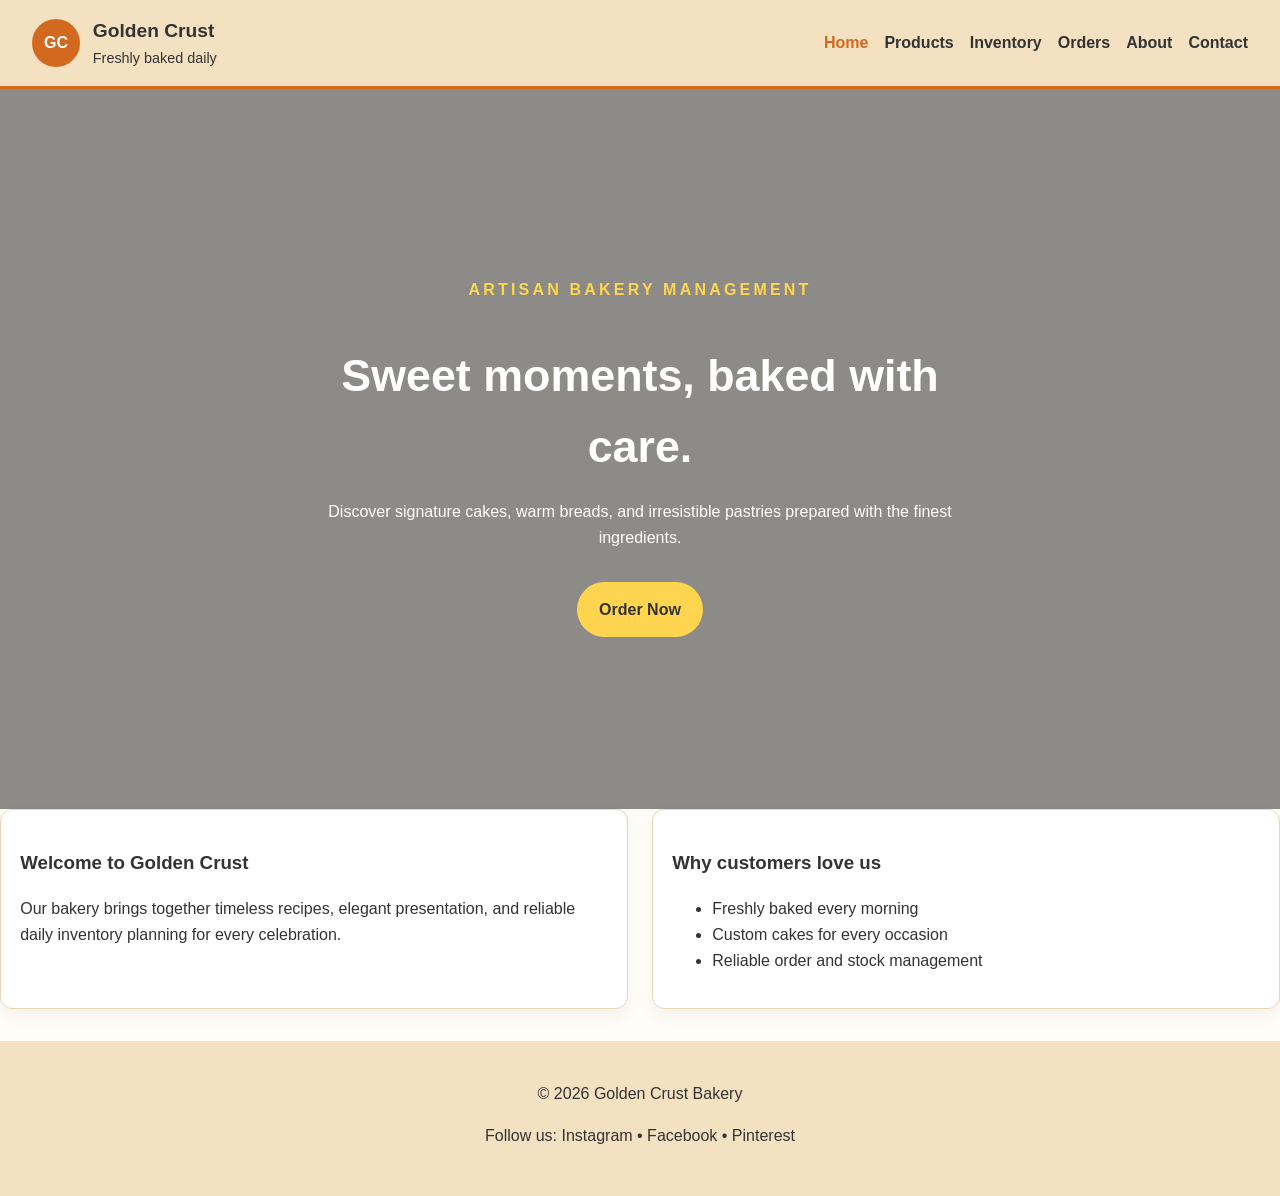
<file: project_1/index.html>
<!DOCTYPE html>
<html lang="en">
  <head>
    <meta charset="UTF-8" />
    <meta name="viewport" content="width=device-width, initial-scale=1.0" />
    <title>Golden Crust Bakery</title>
    <link rel="stylesheet" href="css/style.css" />
  </head>
  <body>
    <header class="site-header">
      <div class="brand">
        <div class="brand-mark">GC</div>
        <div>
          <h1>Golden Crust</h1>
          <p>Freshly baked daily</p>
        </div>
      </div>
      <nav class="main-nav">
        <a href="index.html" class="active">Home</a>
        <a href="products.html">Products</a>
        <a href="inventory.html">Inventory</a>
        <a href="orders.html">Orders</a>
        <a href="about.html">About</a>
        <a href="contact.html">Contact</a>
      </nav>
    </header>

    <main>
      <section class="hero">
        <div class="hero-content">
          <p class="eyebrow">Artisan bakery management</p>
          <h2>Sweet moments, baked with care.</h2>
          <p>
            Discover signature cakes, warm breads, and irresistible pastries prepared with the finest ingredients.
          </p>
          <a href="products.html" class="btn">Order Now</a>
        </div>
      </section>

      <section class="intro-grid">
        <article class="card highlight">
          <h3>Welcome to Golden Crust</h3>
          <p>
            Our bakery brings together timeless recipes, elegant presentation, and reliable daily inventory planning for every celebration.
          </p>
        </article>
        <article class="card">
          <h3>Why customers love us</h3>
          <ul>
            <li>Freshly baked every morning</li>
            <li>Custom cakes for every occasion</li>
            <li>Reliable order and stock management</li>
          </ul>
        </article>
      </section>
    </main>

    <footer class="site-footer">
      <p>© 2026 Golden Crust Bakery</p>
      <p>Follow us: Instagram • Facebook • Pinterest</p>
    </footer>
  </body>
</html>
</file>
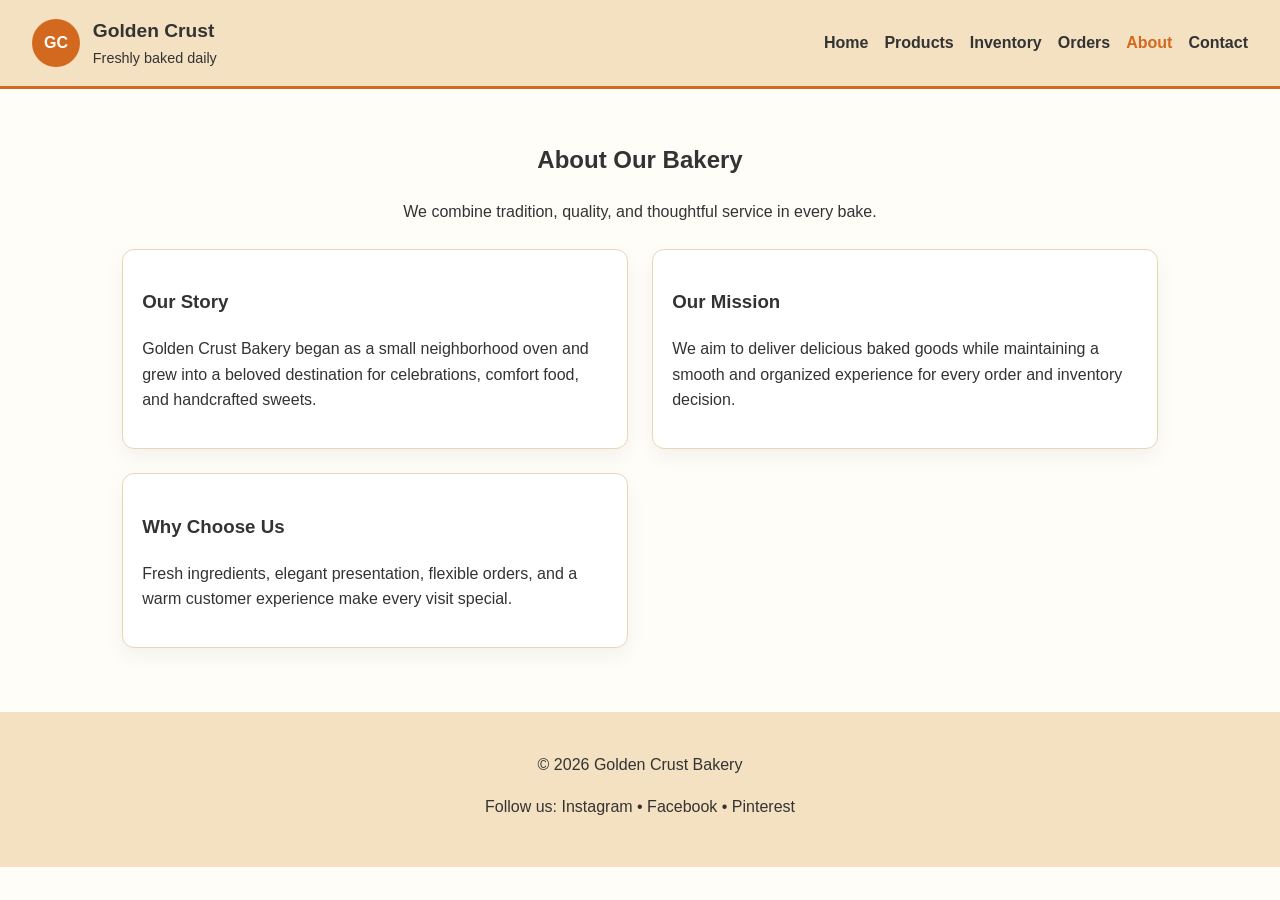
<file: project_1/about.html>
<!DOCTYPE html>
<html lang="en">
  <head>
    <meta charset="UTF-8" />
    <meta name="viewport" content="width=device-width, initial-scale=1.0" />
    <title>About | Golden Crust Bakery</title>
    <link rel="stylesheet" href="css/style.css" />
  </head>
  <body>
    <header class="site-header">
      <div class="brand">
        <div class="brand-mark">GC</div>
        <div>
          <h1>Golden Crust</h1>
          <p>Freshly baked daily</p>
        </div>
      </div>
      <nav class="main-nav">
        <a href="index.html">Home</a>
        <a href="products.html">Products</a>
        <a href="inventory.html">Inventory</a>
        <a href="orders.html">Orders</a>
        <a href="about.html" class="active">About</a>
        <a href="contact.html">Contact</a>
      </nav>
    </header>

    <main class="page-content">
      <section class="page-header">
        <h2>About Our Bakery</h2>
        <p>We combine tradition, quality, and thoughtful service in every bake.</p>
      </section>

      <section class="about-grid">
        <article class="card">
          <h3>Our Story</h3>
          <p>
            Golden Crust Bakery began as a small neighborhood oven and grew into a beloved destination for celebrations, comfort food, and handcrafted sweets.
          </p>
        </article>
        <article class="card">
          <h3>Our Mission</h3>
          <p>
            We aim to deliver delicious baked goods while maintaining a smooth and organized experience for every order and inventory decision.
          </p>
        </article>
        <article class="card">
          <h3>Why Choose Us</h3>
          <p>
            Fresh ingredients, elegant presentation, flexible orders, and a warm customer experience make every visit special.
          </p>
        </article>
      </section>
    </main>

    <footer class="site-footer">
      <p>© 2026 Golden Crust Bakery</p>
      <p>Follow us: Instagram • Facebook • Pinterest</p>
    </footer>
  </body>
</html>
</file>
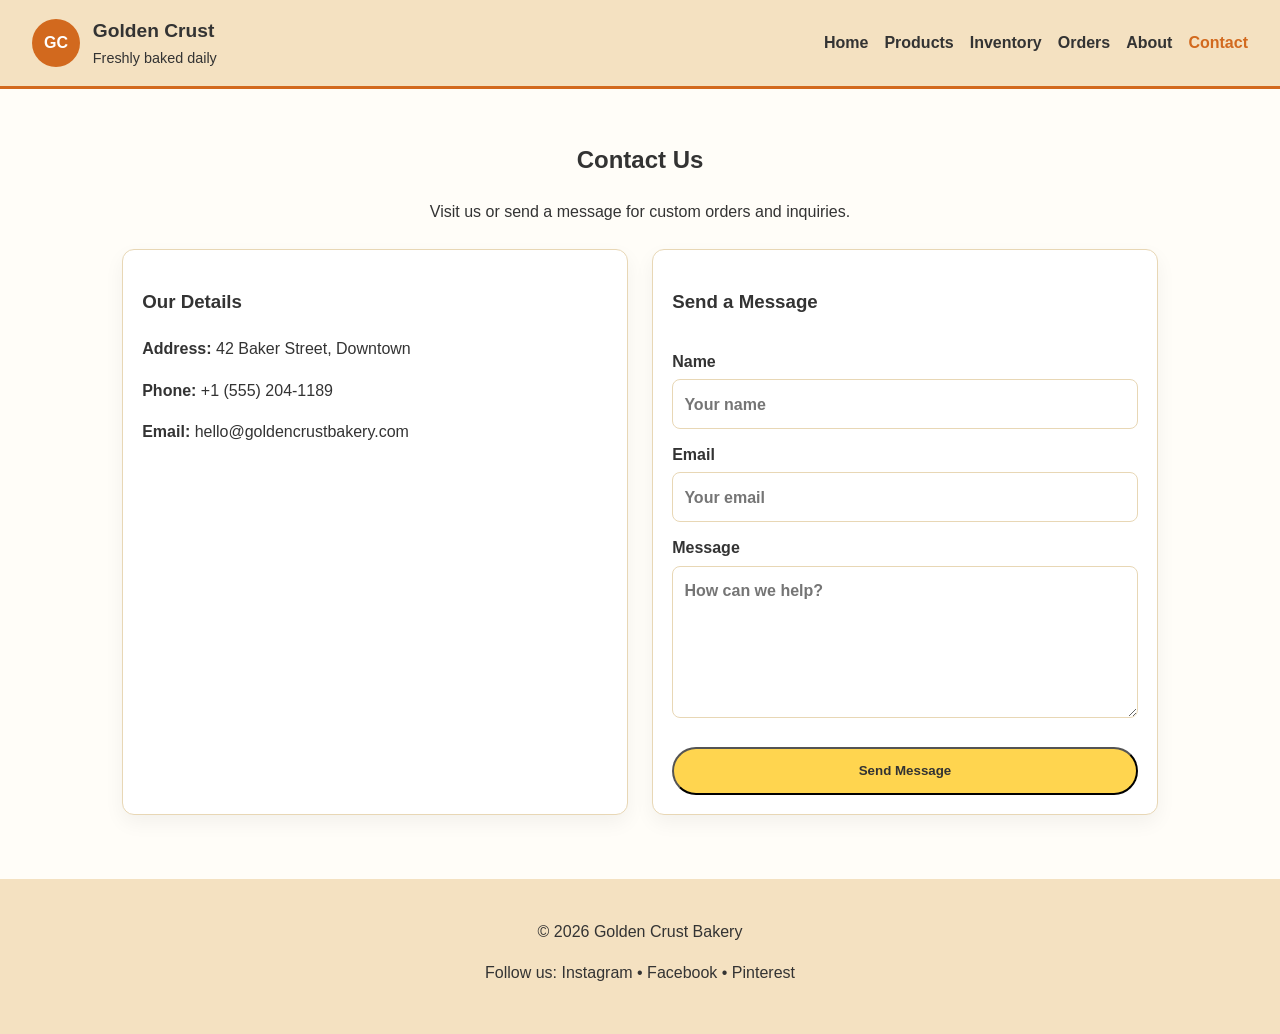
<file: project_1/contact.html>
<!DOCTYPE html>
<html lang="en">
  <head>
    <meta charset="UTF-8" />
    <meta name="viewport" content="width=device-width, initial-scale=1.0" />
    <title>Contact | Golden Crust Bakery</title>
    <link rel="stylesheet" href="css/style.css" />
  </head>
  <body>
    <header class="site-header">
      <div class="brand">
        <div class="brand-mark">GC</div>
        <div>
          <h1>Golden Crust</h1>
          <p>Freshly baked daily</p>
        </div>
      </div>
      <nav class="main-nav">
        <a href="index.html">Home</a>
        <a href="products.html">Products</a>
        <a href="inventory.html">Inventory</a>
        <a href="orders.html">Orders</a>
        <a href="about.html">About</a>
        <a href="contact.html" class="active">Contact</a>
      </nav>
    </header>

    <main class="page-content contact-page">
      <section class="page-header">
        <h2>Contact Us</h2>
        <p>Visit us or send a message for custom orders and inquiries.</p>
      </section>

      <section class="contact-grid">
        <div class="card">
          <h3>Our Details</h3>
          <p><strong>Address:</strong> 42 Baker Street, Downtown</p>
          <p><strong>Phone:</strong> +1 (555) 204-1189</p>
          <p><strong>Email:</strong> hello@goldencrustbakery.com</p>
        </div>
        <form class="card contact-form">
          <h3>Send a Message</h3>
          <label>
            Name
            <input type="text" placeholder="Your name" />
          </label>
          <label>
            Email
            <input type="email" placeholder="Your email" />
          </label>
          <label>
            Message
            <textarea rows="5" placeholder="How can we help?"></textarea>
          </label>
          <button type="submit" class="btn">Send Message</button>
        </form>
      </section>
    </main>

    <footer class="site-footer">
      <p>© 2026 Golden Crust Bakery</p>
      <p>Follow us: Instagram • Facebook • Pinterest</p>
    </footer>
  </body>
</html>
</file>
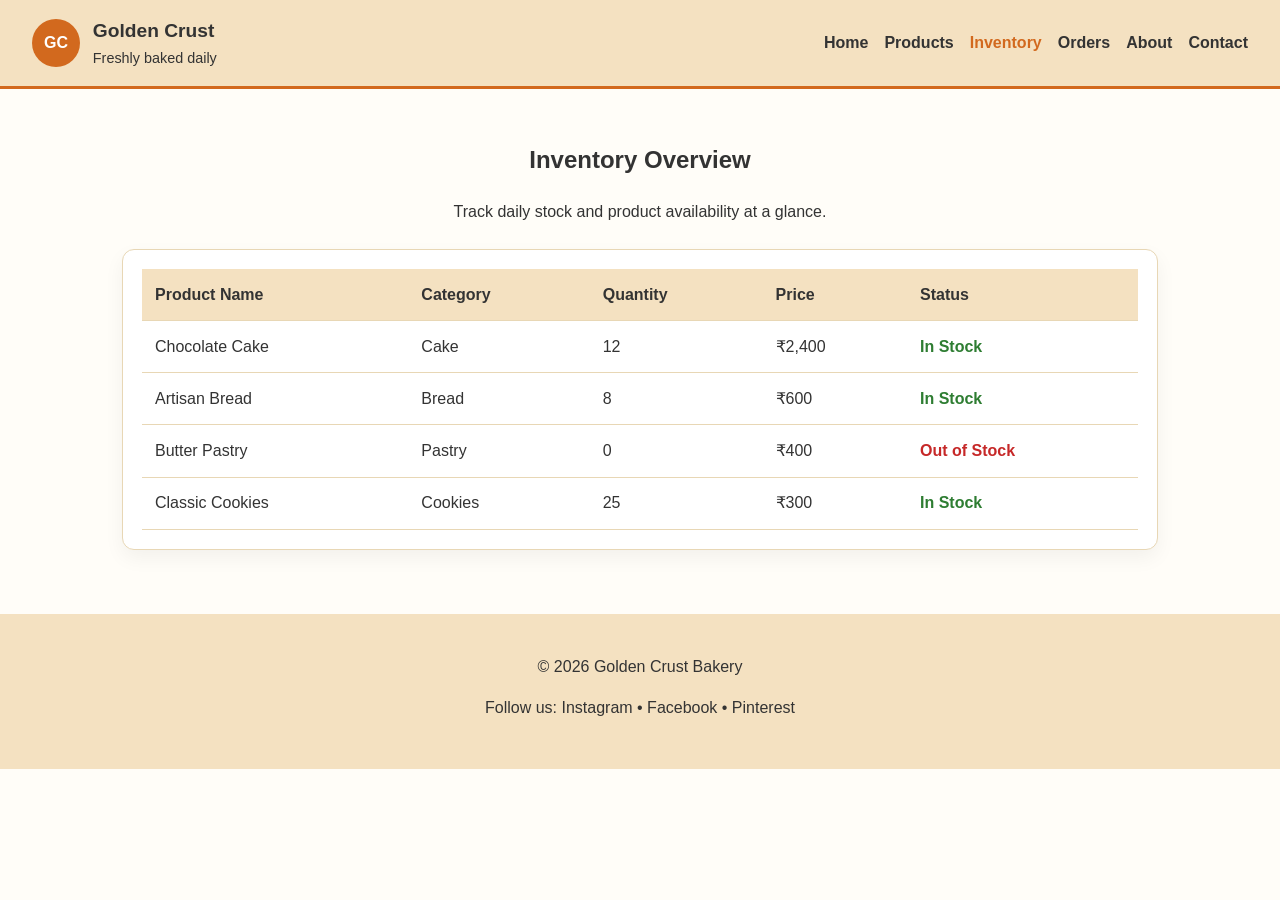
<file: project_1/inventory.html>
<!DOCTYPE html>
<html lang="en">
  <head>
    <meta charset="UTF-8" />
    <meta name="viewport" content="width=device-width, initial-scale=1.0" />
    <title>Inventory | Golden Crust Bakery</title>
    <link rel="stylesheet" href="css/style.css" />
  </head>
  <body>
    <header class="site-header">
      <div class="brand">
        <div class="brand-mark">GC</div>
        <div>
          <h1>Golden Crust</h1>
          <p>Freshly baked daily</p>
        </div>
      </div>
      <nav class="main-nav">
        <a href="index.html">Home</a>
        <a href="products.html">Products</a>
        <a href="inventory.html" class="active">Inventory</a>
        <a href="orders.html">Orders</a>
        <a href="about.html">About</a>
        <a href="contact.html">Contact</a>
      </nav>
    </header>

    <main class="page-content">
      <section class="page-header">
        <h2>Inventory Overview</h2>
        <p>Track daily stock and product availability at a glance.</p>
      </section>

      <section class="table-wrapper">
        <table>
          <thead>
            <tr>
              <th>Product Name</th>
              <th>Category</th>
              <th>Quantity</th>
              <th>Price</th>
              <th>Status</th>
            </tr>
          </thead>
          <tbody>
            <tr>
              <td>Chocolate Cake</td>
              <td>Cake</td>
              <td>12</td>
              <td>₹2,400</td>
              <td class="in-stock">In Stock</td>
            </tr>
            <tr>
              <td>Artisan Bread</td>
              <td>Bread</td>
              <td>8</td>
              <td>₹600</td>
              <td class="in-stock">In Stock</td>
            </tr>
            <tr>
              <td>Butter Pastry</td>
              <td>Pastry</td>
              <td>0</td>
              <td>₹400</td>
              <td class="out-stock">Out of Stock</td>
            </tr>
            <tr>
              <td>Classic Cookies</td>
              <td>Cookies</td>
              <td>25</td>
              <td>₹300</td>
              <td class="in-stock">In Stock</td>
            </tr>
          </tbody>
        </table>
      </section>
    </main>

    <footer class="site-footer">
      <p>© 2026 Golden Crust Bakery</p>
      <p>Follow us: Instagram • Facebook • Pinterest</p>
    </footer>
  </body>
</html>
</file>
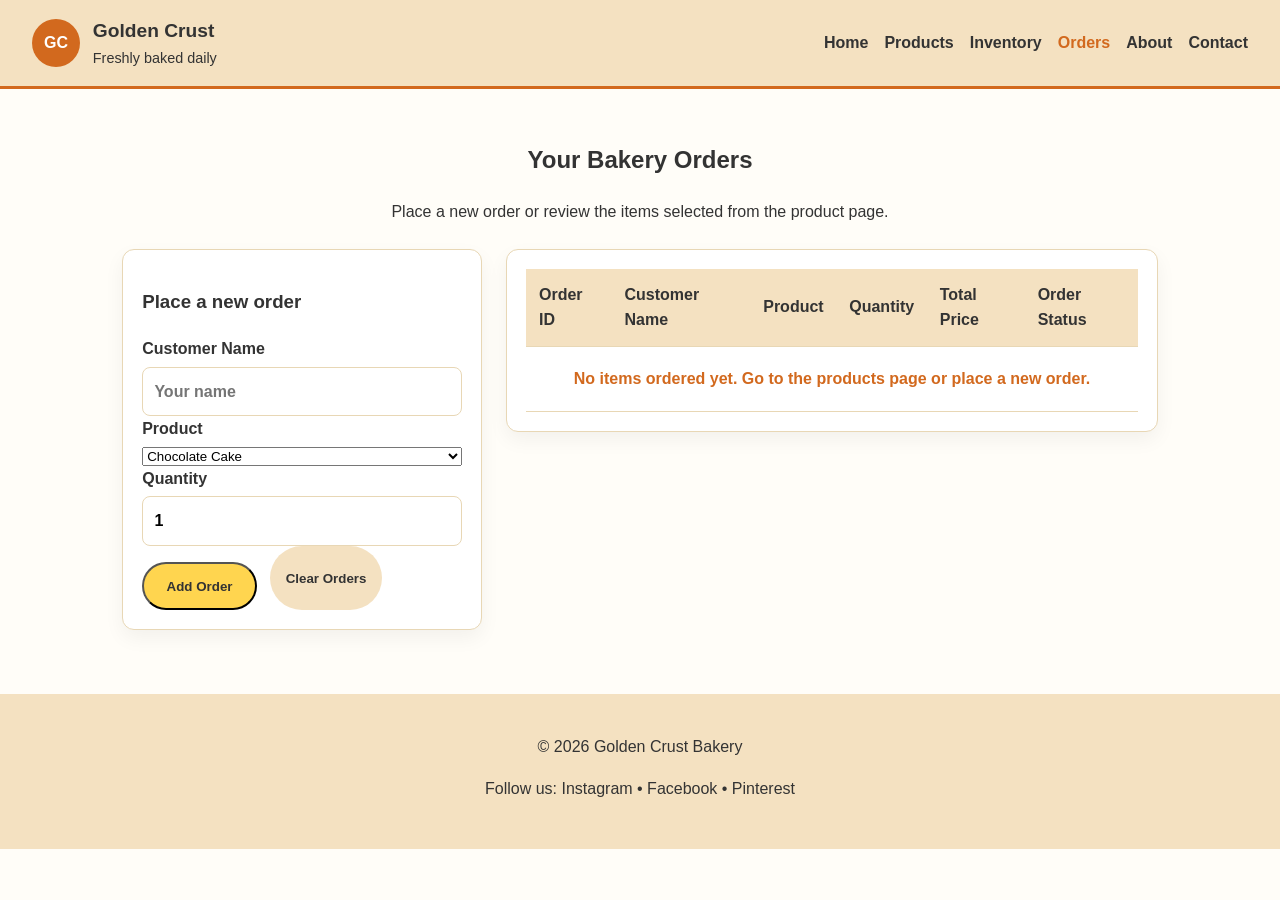
<file: project_1/orders.html>
<!DOCTYPE html>
<html lang="en">
  <head>
    <meta charset="UTF-8" />
    <meta name="viewport" content="width=device-width, initial-scale=1.0" />
    <title>Orders | Golden Crust Bakery</title>
    <link rel="stylesheet" href="css/style.css" />
  </head>
  <body>
    <header class="site-header">
      <div class="brand">
        <div class="brand-mark">GC</div>
        <div>
          <h1>Golden Crust</h1>
          <p>Freshly baked daily</p>
        </div>
      </div>
      <nav class="main-nav">
        <a href="index.html">Home</a>
        <a href="products.html">Products</a>
        <a href="inventory.html">Inventory</a>
        <a href="orders.html" class="active">Orders</a>
        <a href="about.html">About</a>
        <a href="contact.html">Contact</a>
      </nav>
    </header>

    <main class="page-content">
      <section class="page-header">
        <h2>Your Bakery Orders</h2>
        <p>Place a new order or review the items selected from the product page.</p>
      </section>

      <section class="order-panel">
        <form id="order-form" class="card">
          <h3>Place a new order</h3>
          <label>
            Customer Name
            <input id="customer-name" type="text" placeholder="Your name" required />
          </label>
          <label>
            Product
            <select id="order-product">
              <option value="Chocolate Cake">Chocolate Cake</option>
              <option value="Artisan Bread">Artisan Bread</option>
              <option value="Butter Pastry">Butter Pastry</option>
              <option value="Classic Cookies">Classic Cookies</option>
              <option value="Glazed Donuts">Glazed Donuts</option>
              <option value="Blueberry Muffins">Blueberry Muffins</option>
            </select>
          </label>
          <label>
            Quantity
            <input id="order-quantity" type="number" min="1" value="1" />
          </label>
          <div class="button-row">
            <button id="add-order-btn" type="submit" class="btn">Add Order</button>
            <button id="clear-orders-btn" type="button" class="secondary-btn">Clear Orders</button>
          </div>
        </form>

        <section class="table-wrapper">
          <table>
            <thead>
              <tr>
                <th>Order ID</th>
                <th>Customer Name</th>
                <th>Product</th>
                <th>Quantity</th>
                <th>Total Price</th>
                <th>Order Status</th>
              </tr>
            </thead>
            <tbody id="orders-body">
              <tr>
                <td colspan="6" class="empty-state">No items ordered yet.</td>
              </tr>
            </tbody>
          </table>
        </section>
      </section>
    </main>

    <script>
      document.addEventListener('DOMContentLoaded', () => {
        const form = document.getElementById('order-form');
        const customerInput = document.getElementById('customer-name');
        const productInput = document.getElementById('order-product');
        const quantityInput = document.getElementById('order-quantity');
        const ordersBody = document.getElementById('orders-body');
        const clearButton = document.getElementById('clear-orders-btn');
        const productPrices = {
          'Chocolate Cake': 2400,
          'Artisan Bread': 600,
          'Butter Pastry': 400,
          'Classic Cookies': 300,
          'Glazed Donuts': 250,
          'Blueberry Muffins': 350
        };

        function renderOrders() {
          const orders = JSON.parse(localStorage.getItem('bakeryOrders') || '[]');

          if (!orders.length) {
            ordersBody.innerHTML = '<tr><td colspan="6" class="empty-state">No items ordered yet. Go to the products page or place a new order.</td></tr>';
            return;
          }

          ordersBody.innerHTML = orders
            .map((order, index) => {
              const orderId = `#ORD-${index + 1}`;
              const totalPrice = `₹${order.total.toLocaleString('en-IN')}`;
              return `
                <tr>
                  <td>${orderId}</td>
                  <td>${order.customer || 'You'}</td>
                  <td>${order.name}</td>
                  <td>${order.quantity}</td>
                  <td>${totalPrice}</td>
                  <td class="in-stock">Confirmed</td>
                </tr>`;
            })
            .join('');
        }

        form.addEventListener('submit', (event) => {
          event.preventDefault();
          const customerName = customerInput.value.trim() || 'Guest';
          const product = productInput.value;
          const quantity = Number(quantityInput.value) || 1;
          const price = productPrices[product] || 0;
          const storedOrders = JSON.parse(localStorage.getItem('bakeryOrders') || '[]');
          const existingItem = storedOrders.find((item) => item.name === product);

          if (existingItem) {
            existingItem.quantity += quantity;
            existingItem.total = existingItem.quantity * existingItem.price;
            existingItem.customer = customerName;
          } else {
            storedOrders.push({ name: product, price, quantity, total: price * quantity, customer: customerName });
          }

          localStorage.setItem('bakeryOrders', JSON.stringify(storedOrders));
          customerInput.value = '';
          quantityInput.value = 1;
          renderOrders();
        });

        clearButton.addEventListener('click', () => {
          localStorage.removeItem('bakeryOrders');
          renderOrders();
        });

        renderOrders();
      });
    </script>

    <footer class="site-footer">
      <p>© 2026 Golden Crust Bakery</p>
      <p>Follow us: Instagram • Facebook • Pinterest</p>
    </footer>
  </body>
</html>
</file>
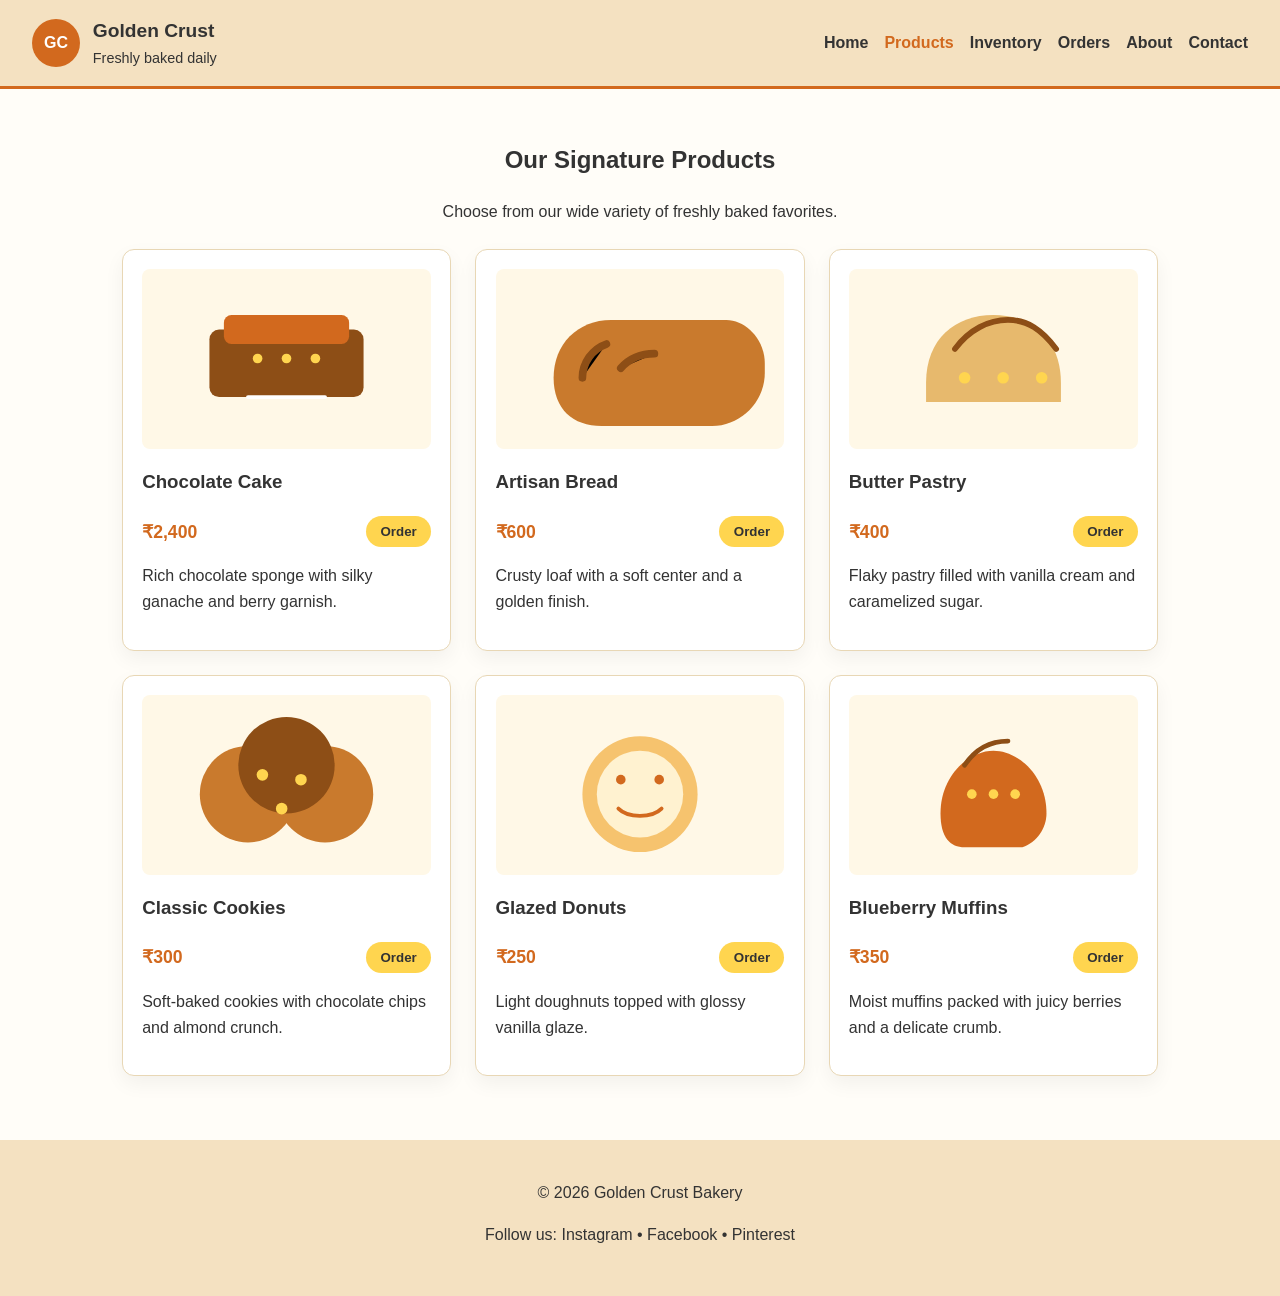
<file: project_1/products.html>
<!DOCTYPE html>
<html lang="en">
  <head>
    <meta charset="UTF-8" />
    <meta name="viewport" content="width=device-width, initial-scale=1.0" />
    <title>Products | Golden Crust Bakery</title>
    <link rel="stylesheet" href="css/style.css" />
  </head>
  <body>
    <header class="site-header">
      <div class="brand">
        <div class="brand-mark">GC</div>
        <div>
          <h1>Golden Crust</h1>
          <p>Freshly baked daily</p>
        </div>
      </div>
      <nav class="main-nav">
        <a href="index.html">Home</a>
        <a href="products.html" class="active">Products</a>
        <a href="inventory.html">Inventory</a>
        <a href="orders.html">Orders</a>
        <a href="about.html">About</a>
        <a href="contact.html">Contact</a>
      </nav>
    </header>

    <main class="page-content">
      <section class="page-header">
        <h2>Our Signature Products</h2>
        <p>Choose from our wide variety of freshly baked favorites.</p>
      </section>

      <section class="product-grid">
        <article class="product-card">
          <img src="images/cake.svg" alt="Layered cake" />
          <h3>Chocolate Cake</h3>
          <div class="price-row">
            <p class="price">₹2,400</p>
            <button type="button" class="order-btn" data-product="Chocolate Cake" data-price="2400">Order</button>
          </div>
          <p>Rich chocolate sponge with silky ganache and berry garnish.</p>
        </article>
        <article class="product-card">
          <img src="images/bread.svg" alt="Fresh bread" />
          <h3>Artisan Bread</h3>
          <div class="price-row">
            <p class="price">₹600</p>
            <button type="button" class="order-btn" data-product="Artisan Bread" data-price="600">Order</button>
          </div>
          <p>Crusty loaf with a soft center and a golden finish.</p>
        </article>
        <article class="product-card">
          <img src="images/pastry.svg" alt="Pastries" />
          <h3>Butter Pastry</h3>
          <div class="price-row">
            <p class="price">₹400</p>
            <button type="button" class="order-btn" data-product="Butter Pastry" data-price="400">Order</button>
          </div>
          <p>Flaky pastry filled with vanilla cream and caramelized sugar.</p>
        </article>
        <article class="product-card">
          <img src="images/cookies.svg" alt="Cookies" />
          <h3>Classic Cookies</h3>
          <div class="price-row">
            <p class="price">₹300</p>
            <button type="button" class="order-btn" data-product="Classic Cookies" data-price="300">Order</button>
          </div>
          <p>Soft-baked cookies with chocolate chips and almond crunch.</p>
        </article>
        <article class="product-card">
          <img src="images/donut.svg" alt="Donuts" />
          <h3>Glazed Donuts</h3>
          <div class="price-row">
            <p class="price">₹250</p>
            <button type="button" class="order-btn" data-product="Glazed Donuts" data-price="250">Order</button>
          </div>
          <p>Light doughnuts topped with glossy vanilla glaze.</p>
        </article>
        <article class="product-card">
          <img src="images/muffin.svg" alt="Muffins" />
          <h3>Blueberry Muffins</h3>
          <div class="price-row">
            <p class="price">₹350</p>
            <button type="button" class="order-btn" data-product="Blueberry Muffins" data-price="350">Order</button>
          </div>
          <p>Moist muffins packed with juicy berries and a delicate crumb.</p>
        </article>
      </section>

      <script>
        document.addEventListener('DOMContentLoaded', () => {
          document.querySelectorAll('.order-btn').forEach((button) => {
            button.addEventListener('click', () => {
              const product = button.dataset.product;
              const price = Number(button.dataset.price);
              const storedOrders = JSON.parse(localStorage.getItem('bakeryOrders') || '[]');
              const existingItem = storedOrders.find((item) => item.name === product);

              if (existingItem) {
                existingItem.quantity += 1;
                existingItem.total = existingItem.quantity * existingItem.price;
              } else {
                storedOrders.push({ name: product, price, quantity: 1, total: price, customer: 'You' });
              }

              localStorage.setItem('bakeryOrders', JSON.stringify(storedOrders));
              window.location.href = 'orders.html';
            });
          });
        });
      </script>
    </main>

    <footer class="site-footer">
      <p>© 2026 Golden Crust Bakery</p>
      <p>Follow us: Instagram • Facebook • Pinterest</p>
    </footer>
  </body>
</html>
</file>
<file: project_1/css/style.css>
:root {
  --primary: #D2691E;
  --secondary: #F4E1C1;
  --accent: #FFD54F;
  --text: #333333;
  --light: #fffdf8;
  --border: #e8d7b5;
}

* {
  box-sizing: border-box;
}

body {
  margin: 0;
  font-family: Arial, Helvetica, sans-serif;
  color: var(--text);
  background: var(--light);
  line-height: 1.6;
}

img {
  width: 100%;
  display: block;
}

.site-header {
  display: flex;
  justify-content: space-between;
  align-items: center;
  padding: 1rem 2rem;
  background: var(--secondary);
  border-bottom: 3px solid var(--primary);
}

.brand {
  display: flex;
  align-items: center;
  gap: 0.8rem;
}

.brand-mark {
  width: 48px;
  height: 48px;
  border-radius: 50%;
  background: var(--primary);
  color: white;
  display: grid;
  place-items: center;
  font-weight: bold;
}

.brand h1 {
  margin: 0;
  font-size: 1.2rem;
}

.brand p {
  margin: 0;
  font-size: 0.9rem;
}

.main-nav {
  display: flex;
  gap: 1rem;
  flex-wrap: wrap;
}

.main-nav a {
  text-decoration: none;
  color: var(--text);
  font-weight: 600;
}

.main-nav a.active,
.main-nav a:hover {
  color: var(--primary);
}

.hero {
  min-height: 80vh;
  background: linear-gradient(rgba(0, 0, 0, 0.45), rgba(0, 0, 0, 0.45)), url('https://images.unsplash.com/photo-1509440159596-0249088772ff?auto=format&fit=crop&w=1600&q=80');
  background-size: cover;
  background-position: center;
  display: flex;
  align-items: center;
  justify-content: center;
  padding: 2rem;
}

.hero-content {
  max-width: 700px;
  text-align: center;
  color: white;
}

.eyebrow {
  text-transform: uppercase;
  letter-spacing: 0.2em;
  color: var(--accent);
  font-weight: bold;
}

.hero h2 {
  font-size: 2.8rem;
  margin-bottom: 0.8rem;
}

.btn {
  display: inline-block;
  margin-top: 1rem;
  padding: 0.9rem 1.4rem;
  background: var(--accent);
  color: var(--text);
  text-decoration: none;
  border-radius: 999px;
  font-weight: 700;
}

.page-content {
  padding: 2rem;
  max-width: 1100px;
  margin: 0 auto;
}

.page-header {
  margin-bottom: 1.5rem;
  text-align: center;
}

.intro-grid,
.about-grid,
.contact-grid {
  display: grid;
  grid-template-columns: repeat(2, minmax(0, 1fr));
  gap: 1.5rem;
}

.card,
.product-card,
.table-wrapper,
.contact-form {
  background: white;
  border: 1px solid var(--border);
  border-radius: 12px;
  padding: 1.2rem;
  box-shadow: 0 8px 20px rgba(0, 0, 0, 0.05);
}

.product-grid {
  display: grid;
  grid-template-columns: repeat(3, minmax(0, 1fr));
  gap: 1.5rem;
}

.product-card img {
  height: 180px;
  object-fit: cover;
  border-radius: 8px;
  margin-bottom: 0.8rem;
}

.price-row {
  display: flex;
  justify-content: space-between;
  align-items: center;
  gap: 0.8rem;
  margin-bottom: 0.7rem;
}

.price {
  color: var(--primary);
  font-weight: bold;
  font-size: 1.1rem;
  margin: 0;
}

.order-btn {
  border: none;
  background: var(--accent);
  color: var(--text);
  border-radius: 999px;
  padding: 0.5rem 0.9rem;
  font-weight: 700;
  cursor: pointer;
}

.order-btn:hover {
  transform: translateY(-1px);
}

.empty-state {
  text-align: center;
  padding: 1.2rem;
  color: var(--primary);
  font-weight: 600;
}

.order-panel {
  display: grid;
  grid-template-columns: minmax(280px, 360px) 1fr;
  gap: 1.5rem;
  align-items: start;
}

.button-row {
  display: flex;
  gap: 0.8rem;
  flex-wrap: wrap;
}

.secondary-btn {
  border: none;
  background: var(--secondary);
  color: var(--text);
  border-radius: 999px;
  padding: 0.7rem 1rem;
  font-weight: 700;
  cursor: pointer;
}

table {
  width: 100%;
  border-collapse: collapse;
}

th,
td {
  text-align: left;
  padding: 0.8rem;
  border-bottom: 1px solid var(--border);
}

th {
  background: var(--secondary);
}

.in-stock {
  color: #2e7d32;
  font-weight: bold;
}

.out-stock {
  color: #c62828;
  font-weight: bold;
}

.contact-form {
  display: flex;
  flex-direction: column;
  gap: 0.8rem;
}

label {
  display: flex;
  flex-direction: column;
  gap: 0.3rem;
  font-weight: 600;
}

input,
textarea {
  padding: 0.7rem;
  border: 1px solid var(--border);
  border-radius: 8px;
  font: inherit;
}

.site-footer {
  text-align: center;
  padding: 1.5rem 1rem 2rem;
  background: var(--secondary);
  margin-top: 2rem;
}

@media (max-width: 900px) {
  .product-grid {
    grid-template-columns: repeat(2, minmax(0, 1fr));
  }

  .intro-grid,
  .about-grid,
  .contact-grid {
    grid-template-columns: 1fr;
  }
}

@media (max-width: 700px) {
  .site-header {
    flex-direction: column;
    align-items: flex-start;
    gap: 0.8rem;
  }

  .main-nav {
    gap: 0.7rem;
  }

  .page-content {
    padding: 1rem;
  }

  .product-grid {
    grid-template-columns: 1fr;
  }

  .order-panel {
    grid-template-columns: 1fr;
  }
}
</file>
